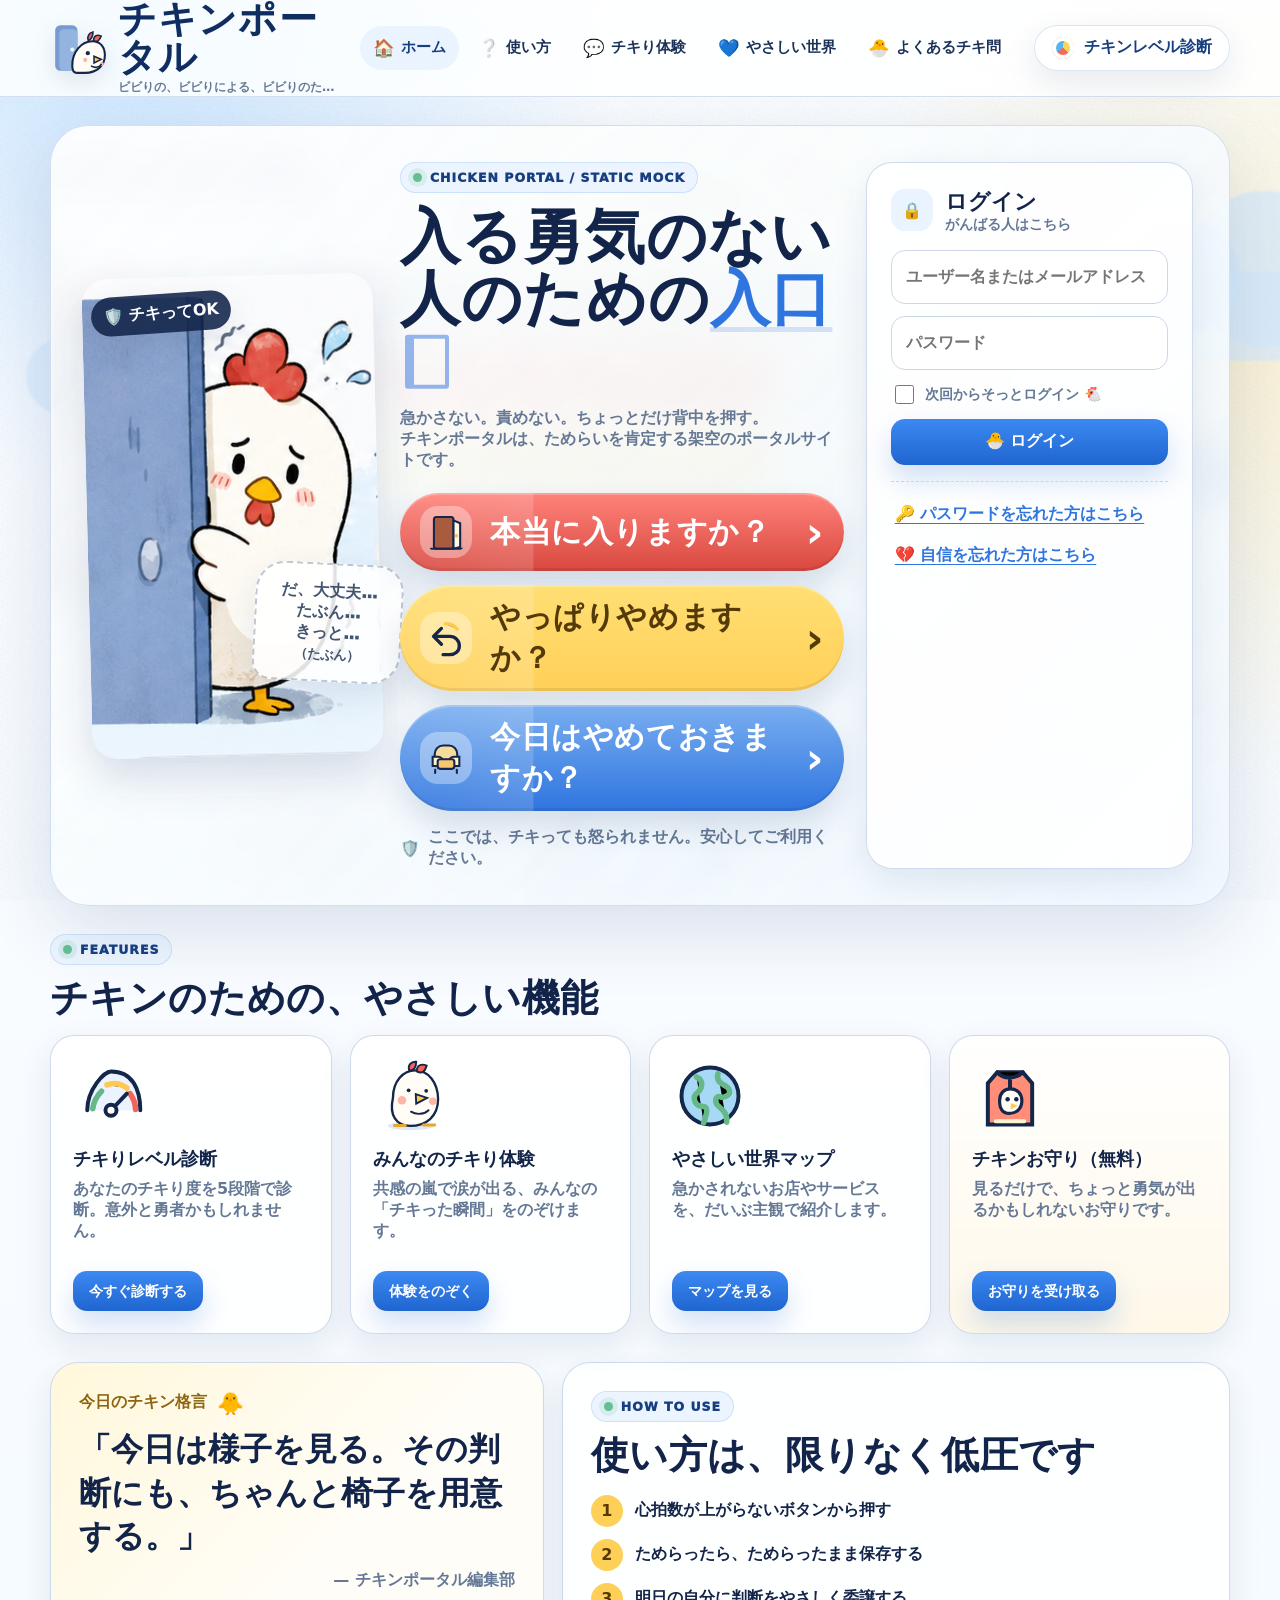
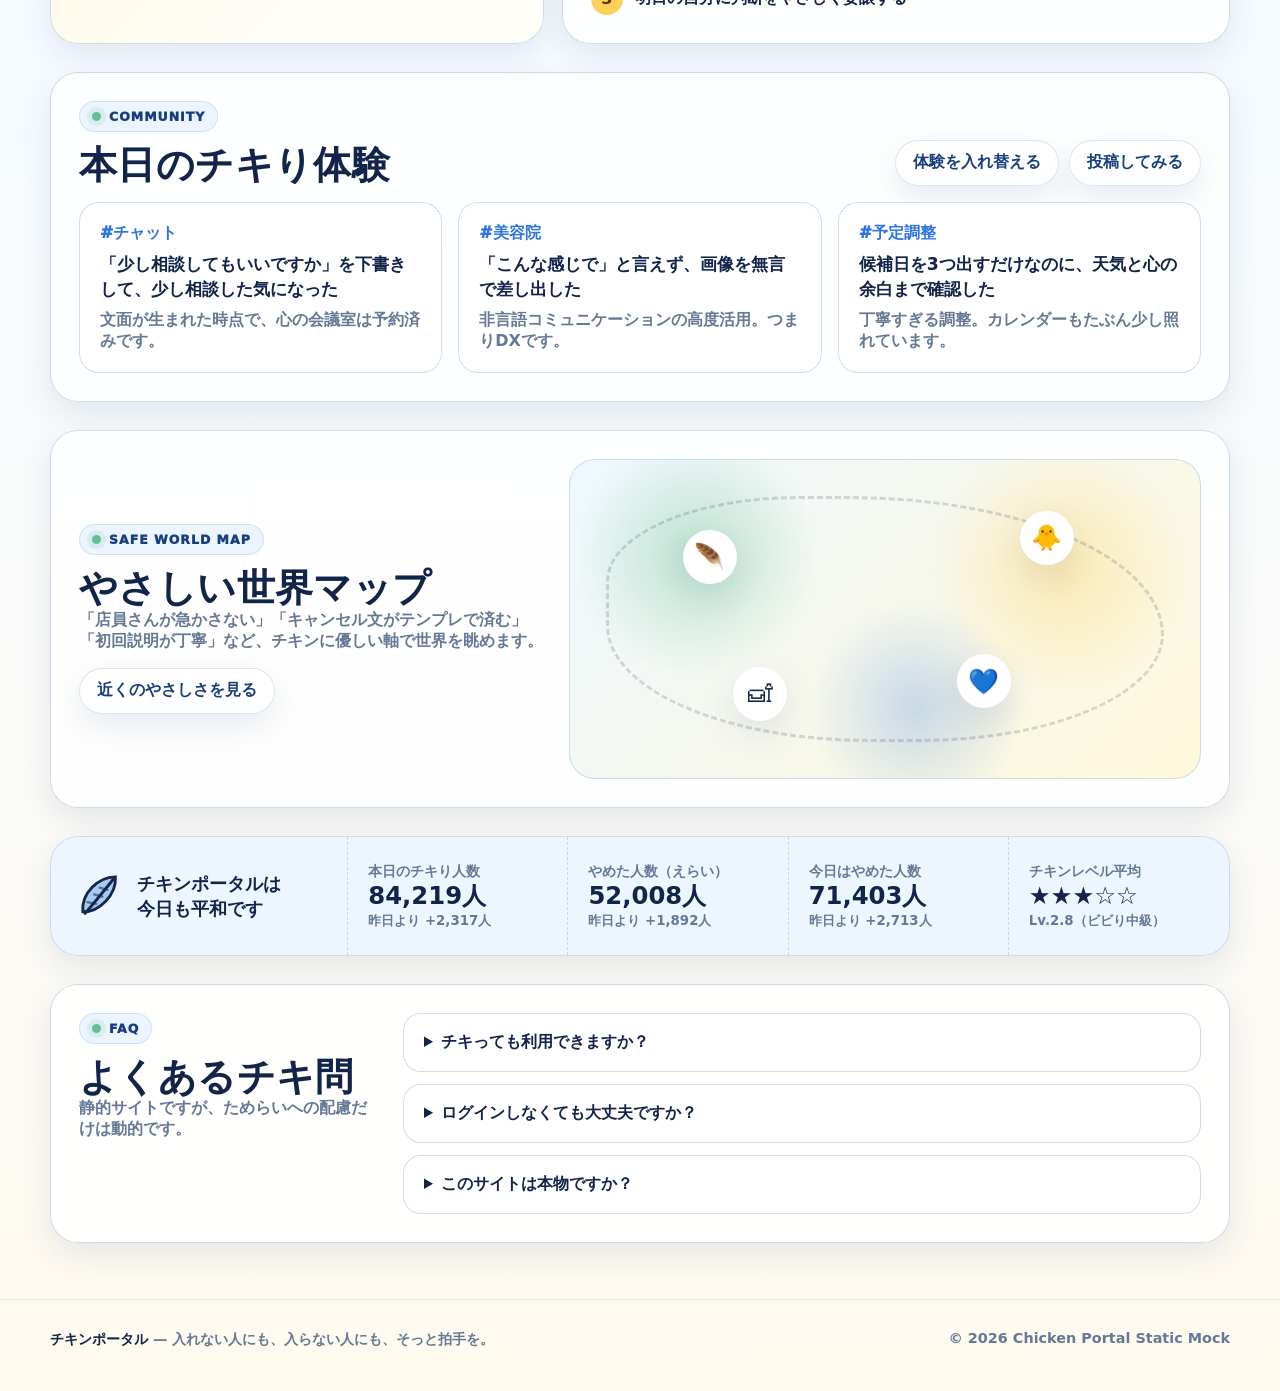
<file: docs/index.html>
<!doctype html>
<html lang="ja">
<head>
  <meta charset="utf-8" />
  <meta name="viewport" content="width=device-width, initial-scale=1" />
  <meta name="theme-color" content="#f7fbff" />
  <meta name="description" content="チキンポータル：入る勇気のない人のための入口。静的な高品質ダミーサイトです。" />
  <title>チキンポータル｜入る勇気のない人のための入口</title>
  <link rel="icon" href="assets/favicon.svg" type="image/svg+xml" />
  <link rel="preload" href="assets/hero-mascot.png" as="image" />
  <link rel="stylesheet" href="styles.css?v=20260527-1" />
</head>
<body>
  <a href="#main" class="skip-link">本文へスキップ</a>

  <header class="site-header" data-header>
    <div class="container header-inner">
      <a href="#top" class="brand" aria-label="チキンポータル ホーム">
        <img src="assets/logo.svg" alt="" width="58" height="58" />
        <span class="brand-text">
          <strong>チキンポータル</strong>
          <small>ビビりの、ビビりによる、ビビりのためのポータルサイト</small>
        </span>
      </a>

      <button class="menu-button" type="button" aria-expanded="false" aria-controls="global-nav" data-menu-button>
        <span></span><span></span><span></span>
        <span class="sr-only">メニューを開閉</span>
      </button>

      <nav class="global-nav" id="global-nav" aria-label="グローバルナビゲーション" data-nav>
        <a href="#top" aria-current="page"><span>🏠</span>ホーム</a>
        <a href="#guide"><span>❔</span>使い方</a>
        <a href="#stories"><span>💬</span>チキり体験</a>
        <a href="#gentle-map"><span>💙</span>やさしい世界</a>
        <a href="#faq"><span>🐣</span>よくあるチキ問</a>
      </nav>

      <button class="header-action" type="button" data-open-diagnosis>
        <span class="rainbow-dot" aria-hidden="true"></span>
        チキンレベル診断
      </button>
    </div>
  </header>

  <main id="main">
    <section class="hero" id="top" aria-labelledby="hero-title">
      <div class="hero-bg" aria-hidden="true">
        <span class="cloud cloud-a"></span>
        <span class="cloud cloud-b"></span>
        <span class="cloud cloud-c"></span>
      </div>
      <div class="container hero-layout">
        <div class="mascot-card" aria-hidden="true">
          <span class="floating-label">チキってOK</span>
          <img src="assets/hero-mascot.png" alt="" width="316" height="480" />
          <div class="thought-bubble">だ、大丈夫…<br />たぶん…<br />きっと…<br /><small>（たぶん）</small></div>
        </div>

        <div class="hero-copy">
          <p class="eyebrow">CHICKEN PORTAL / STATIC MOCK</p>
          <h1 id="hero-title">入る勇気のない人のための<span>入口</span></h1>
          <p class="lead">
            急かさない。責めない。ちょっとだけ背中を押す。<br />
            チキンポータルは、ためらいを肯定する架空のポータルサイトです。
          </p>

          <div class="decision-panel" aria-label="入口の選択肢">
            <button class="decision decision-enter" type="button" data-toast="勇気を検知しました。いま、ドアの向こうで全員が無言で拍手しています。">
              <img src="assets/door.svg" alt="" />
              <span>本当に入りますか？</span>
              <b aria-hidden="true">›</b>
            </button>
            <button class="decision decision-retreat" type="button" data-toast="撤退、極めて戦略的です。今日のあなたはリスク管理がうまい。">
              <img src="assets/turnback.svg" alt="" />
              <span>やっぱりやめますか？</span>
              <b aria-hidden="true">›</b>
            </button>
            <button class="decision decision-sofa" type="button" data-toast="今日は回復に全振りしましょう。ソファ側もあなたを待っていました。">
              <img src="assets/sofa.svg" alt="" />
              <span>今日はやめておきますか？</span>
              <b aria-hidden="true">›</b>
            </button>
          </div>

          <p class="micro-note"><span>🛡️</span>ここでは、チキっても怒られません。安心してご利用ください。</p>
        </div>

        <aside class="login-card" aria-labelledby="login-title">
          <div class="login-heading">
            <span aria-hidden="true">🔒</span>
            <div>
              <h2 id="login-title">ログイン</h2>
              <p>がんばる人はこちら</p>
            </div>
          </div>

          <form class="login-form" data-login-form>
            <label>
              <span class="sr-only">ユーザー名またはメールアドレス</span>
              <input type="text" placeholder="ユーザー名またはメールアドレス" autocomplete="username" />
            </label>
            <label>
              <span class="sr-only">パスワード</span>
              <input type="password" placeholder="パスワード" autocomplete="current-password" />
            </label>
            <label class="checkbox-row"><input type="checkbox" /> 次回からそっとログイン 🐔</label>
            <button class="primary-button" type="submit">🐣 ログイン</button>
          </form>

          <div class="support-links">
            <button type="button" data-toast="パスワード再発行メールは送れませんが、気持ちは送信しました。">🔑 パスワードを忘れた方はこちら</button>
            <button type="button" data-toast="自信は最後に使ったポケットを確認してください。たまに深呼吸の横にあります。">💔 自信を忘れた方はこちら</button>
          </div>
        </aside>
      </div>
    </section>

    <section class="feature-section" id="guide" aria-labelledby="feature-title">
      <div class="container">
        <div class="section-head">
          <p class="eyebrow">FEATURES</p>
          <h2 id="feature-title">チキンのための、やさしい機能</h2>
        </div>
        <div class="feature-grid">
          <article class="feature-card">
            <img src="assets/gauge.svg" alt="" />
            <h3>チキりレベル診断</h3>
            <p>あなたのチキり度を5段階で診断。意外と勇者かもしれません。</p>
            <button type="button" data-open-diagnosis>今すぐ診断する</button>
          </article>
          <article class="feature-card">
            <img src="assets/chick.svg" alt="" />
            <h3>みんなのチキり体験</h3>
            <p>共感の嵐で涙が出る、みんなの「チキった瞬間」をのぞけます。</p>
            <a href="#stories">体験をのぞく</a>
          </article>
          <article class="feature-card">
            <img src="assets/globe.svg" alt="" />
            <h3>やさしい世界マップ</h3>
            <p>急かされないお店やサービスを、だいぶ主観で紹介します。</p>
            <a href="#gentle-map">マップを見る</a>
          </article>
          <article class="feature-card feature-card-warm">
            <img src="assets/omamori.svg" alt="" />
            <h3>チキンお守り（無料）</h3>
            <p>見るだけで、ちょっと勇気が出るかもしれないお守りです。</p>
            <button type="button" data-toast="チキンお守りを授与しました。効能：クリック前より0.3mmだけ前向き。">お守りを受け取る</button>
          </article>
        </div>
      </div>
    </section>

    <section class="content-strip" aria-label="使い方と格言">
      <div class="container strip-grid">
        <article class="quote-card" data-random-quote>
          <span class="quote-label">今日のチキン格言</span>
          <blockquote data-quote-text>「逃げるがチキンの役に立つ」</blockquote>
          <cite data-quote-source>— チキン仙人</cite>
        </article>
        <article class="guide-card">
          <p class="eyebrow">HOW TO USE</p>
          <h2>使い方は、限りなく低圧です</h2>
          <ol>
            <li><span>1</span> 心拍数が上がらないボタンから押す</li>
            <li><span>2</span> ためらったら、ためらったまま保存する</li>
            <li><span>3</span> 明日の自分に判断をやさしく委譲する</li>
          </ol>
        </article>
      </div>
    </section>

    <section class="stories" id="stories" aria-labelledby="stories-title">
      <div class="container">
        <div class="section-head section-head-inline">
          <div>
            <p class="eyebrow">COMMUNITY</p>
            <h2 id="stories-title">本日のチキり体験</h2>
          </div>
          <div class="story-actions">
            <button class="soft-button" type="button" data-refresh-stories>体験を入れ替える</button>
            <button class="soft-button" type="button" data-toast="投稿フォームは準備中です。あなたの『あるある』は、すでに誰かを救っています。">投稿してみる</button>
          </div>
        </div>
        <div class="story-grid" data-story-grid aria-live="polite">
          <article class="story-card"><p>#飲み会</p><h3>「今行きます」と言ってから靴下を選ぶのに17分かかった</h3><span>参加はした。だから勝ち。集合時間という概念には、少しだけ負けた。</span></article>
          <article class="story-card"><p>#資料提出</p><h3>完璧に直そうとして、結局「一旦これで」で提出した</h3><span>一旦、は魔法の言葉。世界を前に進める小さな呪文です。</span></article>
          <article class="story-card"><p>#美容院</p><h3>「こんな感じで」と言えず、画像を無言で差し出した</h3><span>非言語コミュニケーションの高度活用。つまりDXです。</span></article>
        </div>
      </div>
    </section>

    <section class="gentle-map" id="gentle-map" aria-labelledby="map-title">
      <div class="container map-grid">
        <div class="map-copy">
          <p class="eyebrow">SAFE WORLD MAP</p>
          <h2 id="map-title">やさしい世界マップ</h2>
          <p>「店員さんが急かさない」「キャンセル文がテンプレで済む」「初回説明が丁寧」など、チキンに優しい軸で世界を眺めます。</p>
          <button class="soft-button" type="button" data-toast="マップはまだ妄想段階です。まずは脳内でピンを立てました。">近くのやさしさを見る</button>
        </div>
        <div class="map-card" aria-hidden="true">
          <span class="pin pin-a">🪶</span>
          <span class="pin pin-b">🐥</span>
          <span class="pin pin-c">💙</span>
          <span class="pin pin-d">🛋</span>
        </div>
      </div>
    </section>

    <section class="stats" aria-label="チキンポータル統計">
      <div class="container stats-grid">
        <div class="stats-title"><img src="assets/feather.svg" alt="" /><strong>チキンポータルは<br />今日も平和です</strong></div>
        <div class="stat"><span>本日のチキり人数</span><strong>84,219人</strong><small>昨日より +2,317人</small></div>
        <div class="stat"><span>やめた人数（えらい）</span><strong>52,008人</strong><small>昨日より +1,892人</small></div>
        <div class="stat"><span>今日はやめた人数</span><strong>71,403人</strong><small>昨日より +2,713人</small></div>
        <div class="stat"><span>チキンレベル平均</span><strong>★★★☆☆</strong><small>Lv.2.8（ビビり中級）</small></div>
      </div>
    </section>

    <section class="faq" id="faq" aria-labelledby="faq-title">
      <div class="container faq-grid">
        <div>
          <p class="eyebrow">FAQ</p>
          <h2 id="faq-title">よくあるチキ問</h2>
          <p>静的サイトですが、ためらいへの配慮だけは動的です。</p>
        </div>
        <div class="faq-list">
          <details><summary>チキっても利用できますか？</summary><p>むしろメインターゲットです。ためらいに優しいUIを目指しています。</p></details>
          <details><summary>ログインしなくても大丈夫ですか？</summary><p>もちろんです。ログインボタンを眺めるだけでも立派な利用です。</p></details>
          <details><summary>このサイトは本物ですか？</summary><p>静的ダミーサイトです。バックエンドも個人情報の保存もありません。</p></details>
        </div>
      </div>
    </section>
  </main>

  <footer class="site-footer">
    <div class="container footer-inner">
      <p><strong>チキンポータル</strong> — 入れない人にも、入らない人にも、そっと拍手を。</p>
      <p>© 2026 Chicken Portal Static Mock</p>
    </div>
  </footer>

  <dialog class="diagnosis-dialog" data-diagnosis-dialog>
    <form method="dialog" class="dialog-card">
      <button class="dialog-close" value="cancel" aria-label="閉じる">×</button>
      <img src="assets/chick.svg" alt="" aria-hidden="true" />
      <p class="eyebrow">CHICKEN LEVEL</p>
      <h2>あなたのチキンレベル診断</h2>
      <fieldset>
        <legend>今日の気分に近いものを選んでください</legend>
        <label><input type="radio" name="fear" value="2" checked /> ボタンにカーソルを置けた</label>
        <label><input type="radio" name="fear" value="3" /> 送信前に文章を3回見直した</label>
        <label><input type="radio" name="fear" value="4" /> 一旦下書きで寝かせたい</label>
        <label><input type="radio" name="fear" value="5" /> 戻るボタンの位置を先に確認した</label>
      </fieldset>
      <output class="diagnosis-result" data-diagnosis-result>診断ボタンを押すと、やさしい結果が出ます。</output>
      <button class="primary-button" type="button" data-run-diagnosis>診断する</button>
    </form>
  </dialog>

  <div class="toast" role="status" aria-live="polite" aria-atomic="true" data-toast-box hidden></div>
  <script src="app.js?v=20260527-1"></script>
</body>
</html>
</file>
<file: docs/styles.css>
:root {
  --bg: #f6fbff;
  --paper: #ffffff;
  --paper-soft: #fff8e8;
  --ink: #122449;
  --ink-soft: #42546f;
  --muted: #657996;
  --line: #d9e5f2;
  --blue: #2f75df;
  --blue-deep: #173f7f;
  --blue-soft: #eaf4ff;
  --red: #f06458;
  --red-deep: #d8483f;
  --yellow: #ffd058;
  --yellow-deep: #aa7616;
  --green: #65bf93;
  --shadow: 0 24px 72px rgba(30, 60, 110, 0.14);
  --shadow-soft: 0 12px 32px rgba(30, 60, 110, 0.1);
  --radius-lg: 28px;
  --radius-md: 20px;
  --radius-sm: 14px;
  --max: 1180px;
  font-family: ui-rounded, "Hiragino Maru Gothic ProN", "Hiragino Sans", "Yu Gothic UI", "Yu Gothic", Meiryo, system-ui, sans-serif;
}

* { box-sizing: border-box; }
html { scroll-behavior: smooth; }
body {
  margin: 0;
  min-width: 320px;
  color: var(--ink);
  background:
    radial-gradient(circle at 10% 0%, rgba(166, 212, 255, 0.55), transparent 31rem),
    radial-gradient(circle at 96% 12%, rgba(255, 219, 122, 0.3), transparent 27rem),
    linear-gradient(180deg, #fbfdff 0%, var(--bg) 58%, #fffaf0 100%);
}
body::before {
  content: "";
  position: fixed;
  inset: 0;
  z-index: -1;
  opacity: .26;
  pointer-events: none;
  background-image: url("assets/grain.png");
  mix-blend-mode: multiply;
}
img, svg { max-width: 100%; display: block; }
a { color: inherit; text-decoration: none; }
button, input { font: inherit; }
button { cursor: pointer; border: 0; }
h1, h2, h3, p { margin-top: 0; }
button:focus-visible, a:focus-visible, input:focus-visible, summary:focus-visible {
  outline: 4px solid rgba(47, 117, 223, 0.28);
  outline-offset: 4px;
}
.container { width: min(var(--max), calc(100% - 36px)); margin-inline: auto; }
.sr-only {
  position: absolute;
  width: 1px; height: 1px; padding: 0; margin: -1px;
  overflow: hidden; clip: rect(0,0,0,0); white-space: nowrap; border: 0;
}
.skip-link {
  position: absolute; left: 16px; top: -80px; z-index: 1000;
  padding: 10px 16px; color: #fff; background: var(--ink); border-radius: 999px;
  transition: top .2s ease;
}
.skip-link:focus { top: 16px; }

.site-header {
  position: sticky; top: 0; z-index: 50;
  background: rgba(255, 255, 255, 0.84);
  border-bottom: 1px solid rgba(202, 216, 234, 0.8);
  backdrop-filter: blur(16px) saturate(150%);
}
.header-inner {
  min-height: 86px;
  display: grid;
  grid-template-columns: minmax(280px, 1fr) auto auto;
  align-items: center;
  gap: 20px;
}
.brand { display: inline-flex; align-items: center; gap: 10px; min-width: 0; }
.brand img { width: 58px; height: 58px; filter: drop-shadow(0 8px 12px rgba(30,60,110,.12)); }
.brand-text { display: grid; gap: 2px; min-width: 0; }
.brand-text strong {
  color: #0f2d61;
  font-size: clamp(1.55rem, 3vw, 2.45rem);
  line-height: 1;
  letter-spacing: .03em;
}
.brand-text small {
  color: var(--muted);
  font-size: .78rem;
  font-weight: 800;
  white-space: nowrap;
  overflow: hidden;
  text-overflow: ellipsis;
}
.global-nav { display: flex; align-items: center; justify-content: center; gap: 6px; color: #1b3158; }
.global-nav a {
  display: inline-flex; align-items: center; gap: 6px;
  min-height: 44px; padding: 8px 13px;
  border-radius: 999px;
  font-weight: 850;
  font-size: .92rem;
  transition: background .18s ease, transform .18s ease, color .18s ease;
}
.global-nav a span { font-size: 1.18em; }
.global-nav a:hover, .global-nav a[aria-current="page"] { background: var(--blue-soft); color: var(--blue-deep); }
.global-nav a:hover { transform: translateY(-1px); }
.header-action, .soft-button {
  display: inline-flex; align-items: center; justify-content: center; gap: 10px;
  min-height: 46px; padding: 0 18px;
  border-radius: 999px;
  color: var(--blue-deep);
  background: #fff;
  box-shadow: inset 0 0 0 1px var(--line), var(--shadow-soft);
  font-weight: 950;
  white-space: nowrap;
  transition: transform .18s ease, box-shadow .18s ease;
}
.header-action:hover, .soft-button:hover { transform: translateY(-2px); box-shadow: inset 0 0 0 1px #bdd5ef, 0 18px 36px rgba(30,60,110,.12); }
.rainbow-dot {
  width: 22px; height: 22px; border-radius: 50%;
  background: conic-gradient(from 240deg, #53b6ed 0 35%, #f9d45e 35% 70%, #f06a5e 70% 100%);
  box-shadow: inset 0 0 0 4px #fff;
}
.menu-button {
  display: none;
  width: 46px; height: 46px; padding: 10px;
  border: 1px solid var(--line); border-radius: 14px; background: #fff;
}
.menu-button span:not(.sr-only) { display: block; height: 3px; margin: 5px 0; border-radius: 99px; background: var(--ink); }

main { overflow: hidden; }
.hero { position: relative; padding-top: 28px; }
.hero-bg { pointer-events: none; position: absolute; inset: 0; overflow: hidden; }
.cloud {
  position: absolute; width: 230px; height: 78px;
  border-radius: 999px;
  background: rgba(211, 233, 252, .66);
  filter: blur(1px);
}
.cloud::before, .cloud::after { content: ""; position: absolute; border-radius: 50%; background: inherit; }
.cloud::before { width: 96px; height: 96px; left: 32px; top: -44px; }
.cloud::after { width: 136px; height: 136px; right: 12px; top: -70px; }
.cloud-a { left: 2vw; top: 240px; }
.cloud-b { right: -60px; top: 180px; transform: scale(1.15); }
.cloud-c { left: 40%; bottom: -12px; transform: scale(.92); opacity: .7; }
.hero-layout {
  position: relative;
  display: grid;
  grid-template-columns: minmax(220px, .8fr) minmax(340px, 1.22fr) minmax(300px, .9fr);
  gap: 22px;
  align-items: center;
  padding: clamp(22px, 3vw, 36px);
  border: 1px solid rgba(202, 216, 234, .8);
  border-radius: clamp(22px, 3vw, 40px);
  background:
    linear-gradient(135deg, rgba(255,255,255,.94), rgba(238,247,255,.82)),
    radial-gradient(circle at 52% 20%, rgba(255,216,110,.25), transparent 24rem);
  box-shadow: var(--shadow);
  overflow: hidden;
}
.hero-layout::before {
  content: "";
  position: absolute;
  inset: 0;
  background-image: url("assets/soft-preview-bg.jpg");
  background-size: cover;
  background-position: center;
  opacity: .07;
  filter: blur(2px);
}
.hero-layout > * { position: relative; z-index: 1; }
.mascot-card {
  position: relative;
  min-height: 460px;
  display: grid;
  align-items: end;
  justify-items: center;
  overflow: visible;
}
.mascot-card > img {
  width: min(330px, 115%);
  border-radius: 26px;
  box-shadow: 0 22px 44px rgba(30, 60, 110, .16);
  transform: rotate(-1.4deg);
  animation: mascot-peek 5s ease-in-out infinite;
}
.floating-label {
  position: absolute; z-index: 3; top: 18px; left: 4px;
  display: inline-flex; align-items: center; gap: 6px;
  padding: 9px 12px;
  border-radius: 999px;
  color: #fff;
  background: rgba(18, 36, 73, .88);
  box-shadow: var(--shadow-soft);
  font-weight: 900;
  transform: rotate(-4deg);
}
.floating-label::before { content: "🛡️"; }
.thought-bubble {
  position: absolute; right: -24px; bottom: 74px;
  width: 148px; padding: 16px 18px;
  color: var(--ink-soft);
  background: rgba(255,255,255,.88);
  border: 2px dashed rgba(101,121,150,.42);
  border-radius: 30px 26px 30px 18px;
  box-shadow: var(--shadow-soft);
  text-align: center;
  font-weight: 950;
  transform: rotate(3deg);
}
.hero-copy { min-width: 0; }
.eyebrow {
  display: inline-flex; align-items: center; gap: 8px;
  margin: 0 0 12px;
  padding: 7px 12px;
  color: var(--blue-deep);
  background: rgba(234,244,255,.9);
  border: 1px solid rgba(47,117,223,.16);
  border-radius: 999px;
  font-size: .78rem;
  font-weight: 950;
  letter-spacing: .08em;
}
.eyebrow::before { content: ""; width: 9px; height: 9px; border-radius: 50%; background: var(--green); box-shadow: 0 0 0 5px rgba(101,191,147,.16); }
.hero-copy h1 {
  margin-bottom: 14px;
  font-size: clamp(2.35rem, 4.7vw, 4.9rem);
  line-height: 1.04;
  letter-spacing: .02em;
}
.hero-copy h1 span {
  color: var(--blue);
  text-decoration: underline;
  text-decoration-thickness: .08em;
  text-decoration-color: rgba(47,117,223,.18);
  text-underline-offset: .14em;
}
.hero-copy h1 span::after {
  content: "";
  display: inline-block;
  width: .52em;
  height: .76em;
  margin-left: .08em;
  border: .08em solid currentColor;
  border-left-width: .16em;
  border-radius: .05em;
  opacity: .5;
  transform: translateY(.08em);
}
.lead { margin-bottom: 22px; color: var(--muted); font-size: clamp(1rem, 1.15vw, 1.1rem); font-weight: 760; }
.decision-panel { display: grid; gap: 14px; }
.decision {
  position: relative;
  display: grid;
  grid-template-columns: 56px 1fr auto;
  gap: 14px;
  align-items: center;
  min-height: 78px;
  padding: 12px 20px;
  border-radius: 999px;
  color: #fff;
  box-shadow: 0 16px 30px rgba(30,60,110,.15), inset 0 -3px 0 rgba(0,0,0,.08), inset 0 2px 0 rgba(255,255,255,.22);
  overflow: hidden;
  text-align: left;
  transition: transform .18s ease, box-shadow .18s ease, filter .18s ease;
}
.decision::before {
  content: "";
  position: absolute;
  inset: 0;
  background: linear-gradient(90deg, rgba(255,255,255,.24), transparent 36%, rgba(255,255,255,.16));
  transform: translateX(-70%);
  transition: transform .45s ease;
}
.decision:hover, .decision:focus-visible { transform: translateY(-3px) scale(1.012); filter: saturate(1.04); }
.decision:hover::before, .decision:focus-visible::before { transform: translateX(20%); }
.decision img, .decision span, .decision b { position: relative; z-index: 1; }
.decision img { width: 52px; height: 52px; padding: 6px; border-radius: 18px; background: rgba(255,255,255,.34); }
.decision span { font-size: clamp(1.28rem, 2.35vw, 2.2rem); font-weight: 950; letter-spacing: .02em; }
.decision b { font-size: 2.7rem; line-height: 1; }
.decision-enter { background: linear-gradient(180deg, #ff837b, var(--red-deep)); }
.decision-retreat { color: #533a08; background: linear-gradient(180deg, #ffdf74, var(--yellow)); }
.decision-sofa { background: linear-gradient(180deg, #79aef0, var(--blue)); }
.micro-note { display: flex; align-items: center; gap: 8px; margin: 16px 0 0; color: var(--muted); font-weight: 900; }

.login-card {
  align-self: stretch;
  display: grid;
  align-content: start;
  gap: 16px;
  padding: 24px;
  background: rgba(255,255,255,.88);
  border: 1px solid rgba(202,216,234,.9);
  border-radius: 26px;
  box-shadow: var(--shadow-soft);
}
.login-heading { display: flex; align-items: center; gap: 12px; }
.login-heading > span { display: grid; place-items: center; width: 42px; height: 42px; border-radius: 14px; background: var(--blue-soft); }
.login-heading h2 { margin: 0; font-size: 1.35rem; }
.login-heading p { margin: 0; color: var(--muted); font-size: .86rem; font-weight: 850; }
.login-form { display: grid; gap: 12px; }
.login-form input[type="text"], .login-form input[type="password"] {
  width: 100%; min-height: 54px; padding: 0 14px;
  color: var(--ink);
  background: #fff;
  border: 1px solid #cbd8ea;
  border-radius: 14px;
  font-weight: 800;
}
.login-form input:focus { border-color: var(--blue); }
.checkbox-row { display: flex; align-items: center; gap: 8px; color: var(--muted); font-size: .9rem; font-weight: 850; }
.checkbox-row input { width: 19px; height: 19px; accent-color: var(--blue); }
.primary-button, .feature-card button, .feature-card a {
  display: inline-flex; align-items: center; justify-content: center;
  min-height: 46px; padding: 0 16px;
  color: #fff;
  background: linear-gradient(180deg, #3c89f2, #1f65d0);
  border-radius: 14px;
  box-shadow: 0 14px 28px rgba(31,101,208,.2);
  font-weight: 950;
  transition: transform .18s ease, box-shadow .18s ease;
}
.primary-button:hover, .feature-card button:hover, .feature-card a:hover { transform: translateY(-2px); box-shadow: 0 18px 34px rgba(31,101,208,.26); }
.support-links { display: grid; gap: 4px; padding-top: 14px; border-top: 1px dashed #c8d5e8; }
.support-links button { padding: 8px 4px; color: var(--blue); background: transparent; border-radius: 10px; font-weight: 900; text-align: left; text-decoration: underline; text-underline-offset: 4px; }
.support-links button:hover { background: var(--blue-soft); }

.feature-section, .content-strip, .stories, .gentle-map, .stats, .faq { padding-top: 28px; }
.section-head { margin-bottom: 16px; }
.section-head h2, .guide-card h2, .map-copy h2, .faq h2, .stories h2 { margin: 0; font-size: clamp(1.8rem, 3vw, 2.75rem); line-height: 1.1; letter-spacing: .01em; }
.section-head-inline { display: flex; justify-content: space-between; align-items: end; gap: 18px; }
.feature-grid { display: grid; grid-template-columns: repeat(4, 1fr); gap: 18px; }
.feature-card {
  position: relative;
  min-height: 252px;
  padding: 22px;
  overflow: hidden;
  background: rgba(255,255,255,.88);
  border: 1px solid rgba(202,216,234,.9);
  border-radius: 24px;
  box-shadow: var(--shadow-soft);
  transition: transform .18s ease, box-shadow .18s ease;
}
.feature-card:hover { transform: translateY(-3px); box-shadow: 0 24px 46px rgba(30,60,110,.13); }
.feature-card > img { width: 76px; height: 76px; margin-bottom: 12px; }
.feature-card h3 { margin: 0 0 8px; font-size: 1.14rem; }
.feature-card p { min-height: 76px; margin-bottom: 16px; color: var(--muted); font-weight: 740; }
.feature-card button, .feature-card a { min-height: 40px; font-size: .9rem; }
.feature-card-warm { background: linear-gradient(180deg, rgba(255,255,255,.9), rgba(255,248,232,.94)); }

.strip-grid { display: grid; grid-template-columns: .85fr 1.15fr; gap: 18px; }
.quote-card, .guide-card, .stories .container, .map-grid, .faq-grid {
  border: 1px solid rgba(202,216,234,.9);
  border-radius: 28px;
  box-shadow: var(--shadow-soft);
}
.quote-card, .guide-card { padding: 28px; }
.quote-card { position: relative; overflow: hidden; background: linear-gradient(135deg, #fff8db, #fffdf8 62%); }
.quote-card::after { content: none; }
.quote-label { display: inline-block; margin-bottom: 12px; color: #8d6510; font-weight: 950; }
.quote-label::after { content: "🐥"; display: inline-block; margin-left: 10px; font-size: 1.35rem; vertical-align: -0.18em; }
.quote-card blockquote { margin: 0; font-size: clamp(1.38rem, 2.5vw, 2.15rem); font-weight: 950; line-height: 1.35; }
.quote-card cite { display: block; margin-top: 12px; color: var(--muted); font-style: normal; font-weight: 900; text-align: right; }
.guide-card { background: rgba(255,255,255,.88); }
.guide-card ol { display: grid; gap: 12px; padding: 0; margin: 18px 0 0; list-style: none; }
.guide-card li { display: flex; gap: 12px; align-items: center; font-weight: 900; }
.guide-card li span { display: grid; place-items: center; flex: 0 0 32px; height: 32px; color: #573900; background: var(--yellow); border-radius: 50%; }

.stories .container { padding: 28px; background: rgba(255,255,255,.82); }
.story-actions { display: flex; flex-wrap: wrap; justify-content: flex-end; gap: 10px; }
.story-grid { display: grid; grid-template-columns: repeat(3, 1fr); gap: 16px; }
.story-card { padding: 20px; background: var(--paper); border: 1px solid rgba(202,216,234,.85); border-radius: 20px; }
.story-card p { margin-bottom: 8px; color: var(--blue); font-weight: 950; }
.story-card h3 { margin-bottom: 8px; font-size: 1.08rem; line-height: 1.45; }
.story-card span { color: var(--muted); font-weight: 740; }

.map-grid { display: grid; grid-template-columns: minmax(0, .85fr) minmax(360px, 1.15fr); gap: 22px; align-items: center; padding: 28px; background: rgba(255,255,255,.82); }
.map-copy p:not(.eyebrow) { color: var(--muted); font-weight: 760; }
.map-card {
  position: relative;
  min-height: 320px;
  overflow: hidden;
  border: 1px solid rgba(202,216,234,.9);
  border-radius: 26px;
  background:
    radial-gradient(circle at 20% 30%, rgba(101,191,147,.38), transparent 22%),
    radial-gradient(circle at 78% 34%, rgba(255,208,88,.36), transparent 24%),
    radial-gradient(circle at 55% 78%, rgba(47,117,223,.24), transparent 25%),
    linear-gradient(135deg, #eef8ff, #fff8db);
}
.map-card::before { content: ""; position: absolute; inset: 36px; border: 3px dashed rgba(18,36,73,.16); border-radius: 38% 62% 48% 52%; }
.pin { position: absolute; display: grid; place-items: center; width: 54px; height: 54px; border-radius: 50%; background: #fff; box-shadow: var(--shadow-soft); font-size: 1.55rem; animation: pin-bob 3.6s ease-in-out infinite; }
.pin-a { left: 18%; top: 22%; }
.pin-b { right: 20%; top: 16%; animation-delay: .4s; }
.pin-c { right: 30%; bottom: 22%; animation-delay: .8s; }
.pin-d { left: 26%; bottom: 18%; animation-delay: 1.2s; }

.stats-grid { display: grid; grid-template-columns: 1.35fr repeat(4, 1fr); overflow: hidden; background: rgba(234,244,255,.82); border: 1px solid rgba(202,216,234,.9); border-radius: 28px; box-shadow: var(--shadow-soft); }
.stats-title, .stat { min-height: 118px; padding: 20px; display: grid; align-content: center; border-right: 1px dashed rgba(18,36,73,.14); }
.stats-title { display: flex; gap: 12px; align-items: center; }
.stats-title img { width: 54px; height: 54px; }
.stats-title strong { font-size: 1.12rem; line-height: 1.4; }
.stat:last-child { border-right: 0; }
.stat span { color: var(--muted); font-size: .88rem; font-weight: 900; }
.stat strong { font-size: clamp(1.2rem, 1.9vw, 1.7rem); line-height: 1.25; }
.stat small { color: var(--muted); font-weight: 800; }

.faq { padding-bottom: 56px; }
.faq-grid { display: grid; grid-template-columns: 300px 1fr; gap: 24px; padding: 28px; background: rgba(255,255,255,.86); }
.faq-grid > div:first-child p:not(.eyebrow) { color: var(--muted); font-weight: 760; }
.faq-list { display: grid; gap: 12px; }
details { background: var(--paper); border: 1px solid rgba(202,216,234,.85); border-radius: 18px; }
summary { padding: 18px 20px; font-weight: 950; cursor: pointer; }
details p { margin: 0; padding: 0 20px 18px; color: var(--muted); font-weight: 740; }
.site-footer { padding: 30px 0 42px; color: var(--muted); background: rgba(255,250,238,.74); border-top: 1px solid rgba(202,216,234,.55); }
.footer-inner { display: flex; justify-content: space-between; gap: 18px; font-size: .9rem; font-weight: 800; }
.footer-inner p { margin: 0; }
.footer-inner strong { color: var(--ink); }

.toast {
  position: fixed; right: 22px; bottom: 22px; z-index: 100;
  max-width: min(430px, calc(100vw - 44px));
  padding: 16px 18px;
  color: #fff; background: rgba(18,36,73,.95);
  border: 1px solid rgba(255,255,255,.18);
  border-radius: 18px;
  box-shadow: 0 18px 44px rgba(18,36,73,.26);
  font-weight: 850;
  opacity: 0;
  transform: translateY(18px);
  pointer-events: none;
  transition: opacity .22s ease, transform .22s ease;
}
.toast.is-visible { opacity: 1; transform: translateY(0); }
.diagnosis-dialog { width: min(620px, calc(100% - 36px)); padding: 0; color: var(--ink); background: transparent; border: 0; }
.diagnosis-dialog::backdrop { background: rgba(18,36,73,.34); backdrop-filter: blur(8px); }
.dialog-card {
  position: relative;
  padding: 32px;
  background: var(--paper);
  border: 1px solid rgba(202,216,234,.9);
  border-radius: 30px;
  box-shadow: 0 30px 90px rgba(18,36,73,.32);
}
.dialog-card > img { width: 78px; height: 78px; }
.dialog-close { position: absolute; right: 16px; top: 16px; display: grid; place-items: center; width: 40px; height: 40px; color: var(--ink); background: #fff; border: 1px solid var(--line); border-radius: 50%; font-size: 1.4rem; line-height: 1; }
.dialog-card h2 { margin-bottom: 12px; font-size: 1.9rem; }
.dialog-card fieldset { display: grid; gap: 10px; padding: 0; margin: 0 0 16px; border: 0; }
.dialog-card legend { margin-bottom: 8px; color: var(--muted); font-weight: 900; }
.dialog-card label { display: flex; gap: 10px; align-items: center; padding: 12px 14px; background: #f8fbff; border: 1px solid var(--line); border-radius: 14px; font-weight: 850; }
.dialog-card input { accent-color: var(--blue); }
.diagnosis-result { display: block; min-height: 62px; margin-bottom: 16px; padding: 14px 16px; color: var(--ink-soft); background: var(--blue-soft); border: 1px dashed #bdd5ef; border-radius: 16px; font-weight: 900; white-space: pre-line; }

@keyframes mascot-peek { 0%, 100% { transform: translateX(0) rotate(-1.4deg); } 50% { transform: translateX(8px) rotate(1deg); } }
@keyframes pin-bob { 0%, 100% { transform: translateY(0); } 50% { transform: translateY(-8px); } }

@media (max-width: 1120px) {
  .header-inner { grid-template-columns: 1fr auto; }
  .menu-button { display: block; justify-self: end; }
  .global-nav, .header-action { display: none; }
  .site-header.is-open .global-nav { display: flex; grid-column: 1 / -1; justify-content: flex-start; flex-wrap: wrap; padding-bottom: 12px; }
  .site-header.is-open .header-action { display: inline-flex; grid-column: 1 / -1; justify-self: start; margin-bottom: 14px; }
  .hero-layout { grid-template-columns: minmax(0, 1fr) minmax(300px, .75fr); }
  .mascot-card { display: none; }
  .feature-grid { grid-template-columns: repeat(2, 1fr); }
  .stats-grid { grid-template-columns: repeat(2, 1fr); }
  .stats-title, .stat { border-bottom: 1px dashed rgba(18,36,73,.14); }
}

@media (max-width: 820px) {
  .container { width: min(var(--max), calc(100% - 28px)); }
  .header-inner { min-height: 76px; }
  .brand img { width: 50px; height: 50px; }
  .brand-text strong { font-size: 1.48rem; }
  .brand-text small { display: none; }
  .hero { padding-top: 18px; }
  .hero-layout { grid-template-columns: 1fr; padding: 22px; }
  .decision { grid-template-columns: 48px 1fr auto; min-height: 68px; padding: 10px 16px; }
  .decision img { width: 42px; height: 42px; border-radius: 14px; }
  .decision span { font-size: clamp(1.08rem, 5vw, 1.5rem); }
  .decision b { font-size: 2.2rem; }
  .login-card { max-width: none; }
  .strip-grid, .map-grid, .faq-grid { grid-template-columns: 1fr; }
  .story-grid { grid-template-columns: 1fr; }
  .map-card { min-height: 260px; }
  .footer-inner { display: grid; }
}

@media (max-width: 560px) {
  .hero-copy h1 { font-size: 2.1rem; }
  .lead br { display: none; }
  .feature-grid { grid-template-columns: 1fr; }
  .feature-card { min-height: auto; }
  .section-head-inline { display: grid; align-items: start; }
  .quote-card, .guide-card, .stories .container, .map-grid, .faq-grid { border-radius: 22px; padding: 22px; }
  .stats-grid { grid-template-columns: 1fr; }
  .stats-title, .stat { min-height: auto; border-right: 0; }
  .dialog-card { padding: 28px 20px; }
}

@media (prefers-reduced-motion: reduce) {
  *, *::before, *::after {
    animation-duration: .01ms !important;
    animation-iteration-count: 1 !important;
    scroll-behavior: auto !important;
    transition-duration: .01ms !important;
  }
}
</file>
